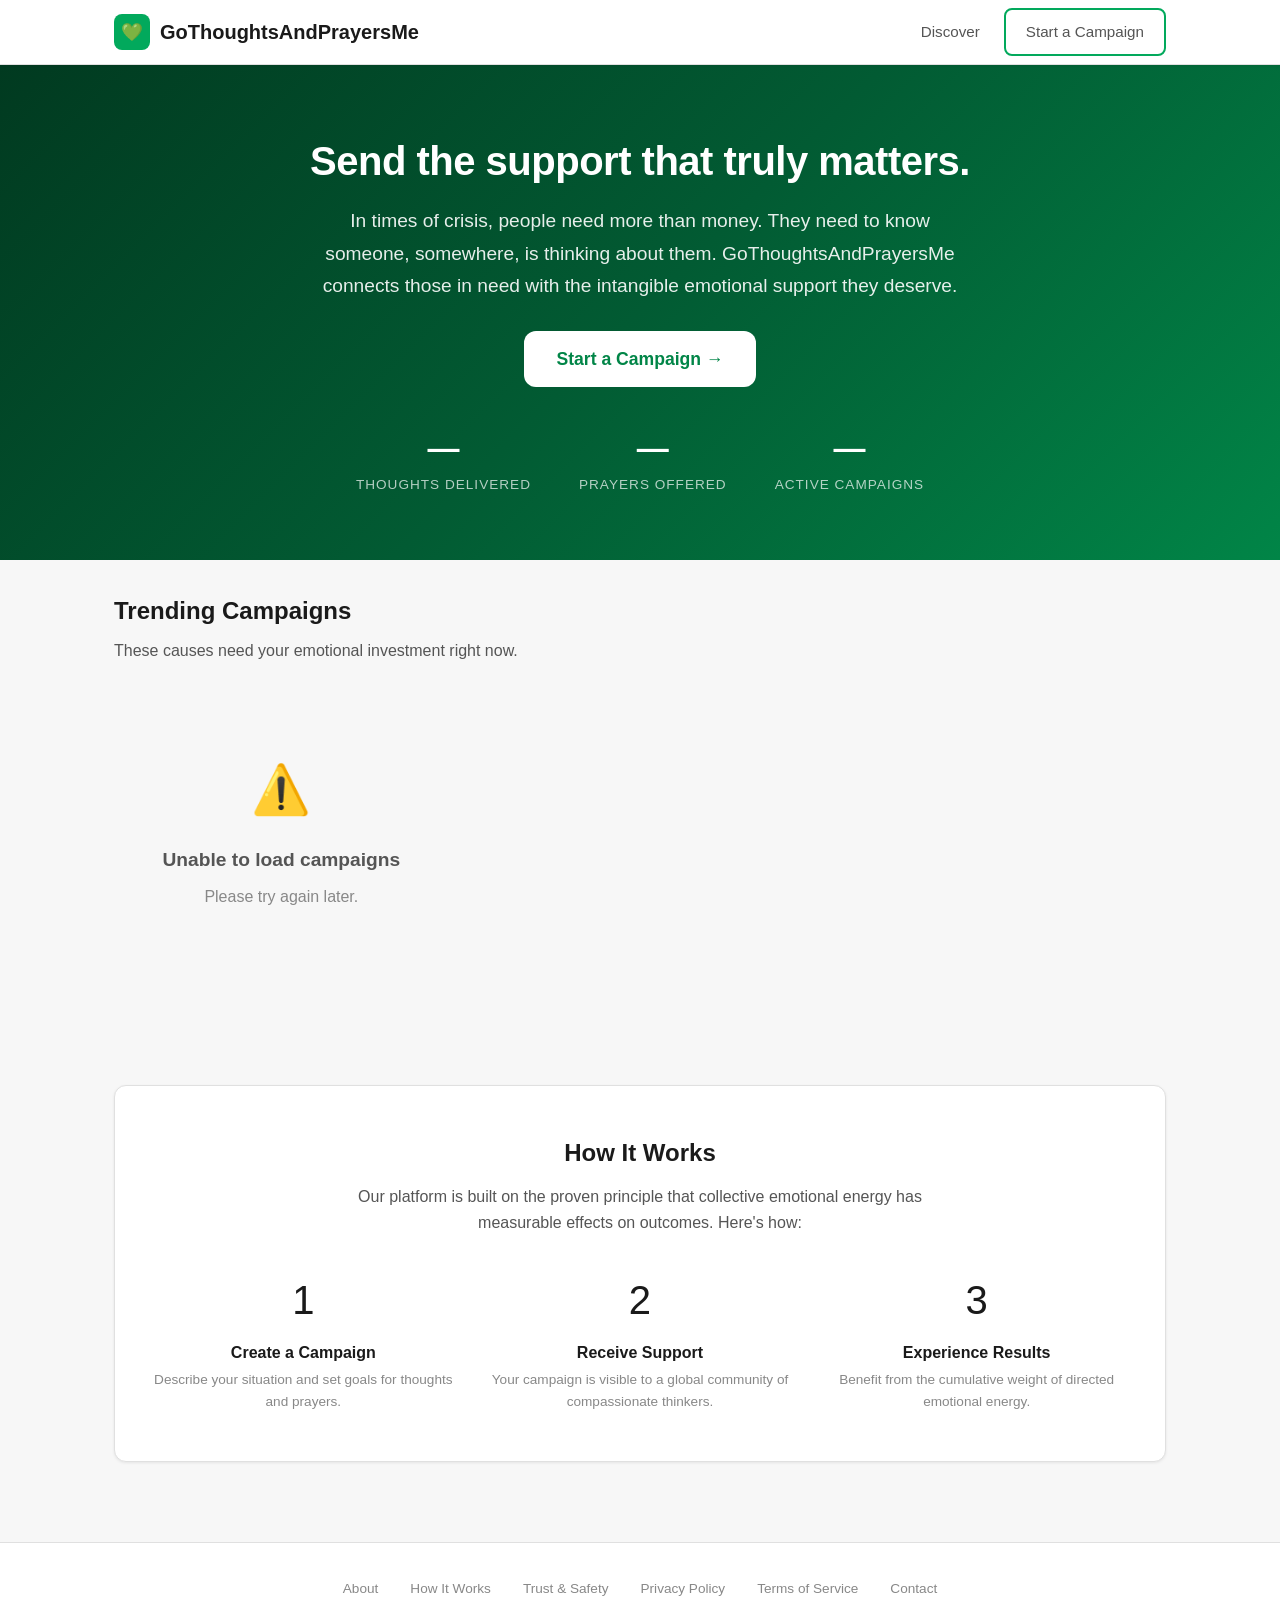
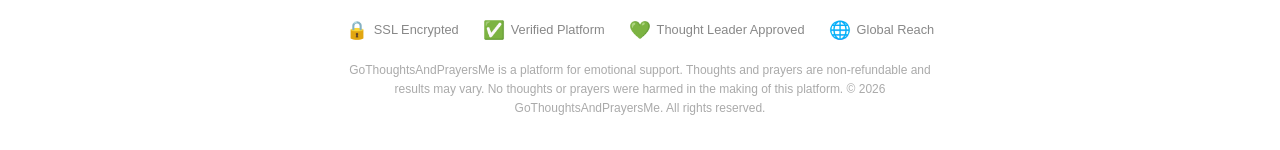
<file: index.html>
<!DOCTYPE html>
<html lang="en">
<head>
    <meta charset="UTF-8">
    <meta name="viewport" content="width=device-width, initial-scale=1.0">
    <title>GoThoughtsAndPrayersMe — Send the Support That Truly Matters</title>
    <meta name="description" content="The leading platform for collecting thoughts and prayers. When words are all you have, make them count.">
    <link rel="stylesheet" href="css/style.css">
    <link rel="icon" href="data:image/svg+xml,<svg xmlns='http://www.w3.org/2000/svg' viewBox='0 0 100 100'><text y='.9em' font-size='90'>💚</text></svg>">
</head>
<body>
    <header class="site-header">
        <div class="header-inner">
            <a href="./" class="logo">
                <span class="logo-icon">💚</span>
                <span class="logo-text">GoThoughtsAndPrayersMe</span>
            </a>
            <nav>
                <ul class="nav-links">
                    <li><a href="./">Discover</a></li>
                    <li><a href="create.html" class="btn btn-outline">Start a Campaign</a></li>
                </ul>
            </nav>
        </div>
    </header>

    <section class="hero">
        <h1>Send the support that truly matters.</h1>
        <p>
            In times of crisis, people need more than money. They need to know someone,
            somewhere, is thinking about them. GoThoughtsAndPrayersMe connects those in
            need with the intangible emotional support they deserve.
        </p>
        <a href="create.html" class="btn btn-lg">Start a Campaign →</a>
        <div class="hero-stats">
            <div class="hero-stat">
                <div class="hero-stat-number" id="total-thoughts">—</div>
                <div class="hero-stat-label">Thoughts Delivered</div>
            </div>
            <div class="hero-stat">
                <div class="hero-stat-number" id="total-prayers">—</div>
                <div class="hero-stat-label">Prayers Offered</div>
            </div>
            <div class="hero-stat">
                <div class="hero-stat-number" id="total-campaigns">—</div>
                <div class="hero-stat-label">Active Campaigns</div>
            </div>
        </div>
    </section>

    <main class="container">
        <h2 class="section-title">Trending Campaigns</h2>
        <p class="section-subtitle">These causes need your emotional investment right now.</p>
        <div id="campaigns-grid" class="campaign-grid">
            <div class="loading">
                <div class="spinner"></div>
                <p>Loading campaigns...</p>
            </div>
        </div>
    </main>

    <section class="container" style="margin-top: 48px; text-align: center;">
        <div style="background: var(--white); border-radius: var(--radius-lg); padding: 48px 32px; box-shadow: var(--shadow-sm); border: 1px solid var(--border);">
            <h2 style="font-size: 1.5rem; margin-bottom: 12px;">How It Works</h2>
            <p style="color: var(--text-secondary); max-width: 600px; margin: 0 auto 32px;">
                Our platform is built on the proven principle that collective emotional energy
                has measurable effects on outcomes. Here's how:
            </p>
            <div style="display: grid; grid-template-columns: repeat(auto-fit, minmax(200px, 1fr)); gap: 24px; text-align: center;">
                <div>
                    <div style="font-size: 2.5rem; margin-bottom: 8px;">1</div>
                    <h3 style="font-size:1rem;margin-bottom:4px;">Create a Campaign</h3>
                    <p style="font-size:.85rem;color:var(--text-muted)">Describe your situation and set goals for thoughts and prayers.</p>
                </div>
                <div>
                    <div style="font-size: 2.5rem; margin-bottom: 8px;">2</div>
                    <h3 style="font-size:1rem;margin-bottom:4px;">Receive Support</h3>
                    <p style="font-size:.85rem;color:var(--text-muted)">Your campaign is visible to a global community of compassionate thinkers.</p>
                </div>
                <div>
                    <div style="font-size: 2.5rem; margin-bottom: 8px;">3</div>
                    <h3 style="font-size:1rem;margin-bottom:4px;">Experience Results</h3>
                    <p style="font-size:.85rem;color:var(--text-muted)">Benefit from the cumulative weight of directed emotional energy.</p>
                </div>
            </div>
        </div>
    </section>

    <footer class="site-footer">
        <div class="footer-inner">
            <ul class="footer-links">
                <li><a href="#">About</a></li>
                <li><a href="#">How It Works</a></li>
                <li><a href="#">Trust &amp; Safety</a></li>
                <li><a href="#">Privacy Policy</a></li>
                <li><a href="#">Terms of Service</a></li>
                <li><a href="#">Contact</a></li>
            </ul>
            <div class="footer-trust">
                <span class="trust-badge"><span class="badge-icon">🔒</span> SSL Encrypted</span>
                <span class="trust-badge"><span class="badge-icon">✅</span> Verified Platform</span>
                <span class="trust-badge"><span class="badge-icon">💚</span> Thought Leader Approved</span>
                <span class="trust-badge"><span class="badge-icon">🌐</span> Global Reach</span>
            </div>
            <p class="footer-disclaimer">
                GoThoughtsAndPrayersMe is a platform for emotional support. Thoughts and prayers
                are non-refundable and results may vary. No thoughts or prayers were harmed in the
                making of this platform. © 2026 GoThoughtsAndPrayersMe. All rights reserved.
            </p>
        </div>
    </footer>

    <script src="js/app.js"></script>
    <script>
    (async () => {
        try {
            const campaigns = await apiGet("/campaigns");

            // Update hero stats
            let totalThoughts = 0, totalPrayers = 0;
            campaigns.forEach(c => {
                totalThoughts += c.current_thoughts;
                totalPrayers += c.current_prayers;
            });
            document.getElementById("total-thoughts").textContent = fmt(totalThoughts);
            document.getElementById("total-prayers").textContent = fmt(totalPrayers);
            document.getElementById("total-campaigns").textContent = campaigns.length;

            // Render cards
            const grid = document.getElementById("campaigns-grid");
            if (campaigns.length === 0) {
                grid.innerHTML = `<div class="empty-state">
                    <div class="empty-icon">💚</div>
                    <h3>No campaigns yet</h3>
                    <p>Be the first to start one.</p>
                </div>`;
            } else {
                grid.innerHTML = campaigns.map(renderCampaignCard).join("");
            }
        } catch (err) {
            document.getElementById("campaigns-grid").innerHTML = `
                <div class="empty-state">
                    <div class="empty-icon">⚠️</div>
                    <h3>Unable to load campaigns</h3>
                    <p>Please try again later.</p>
                </div>`;
        }
    })();
    </script>
</body>
</html>
</file>
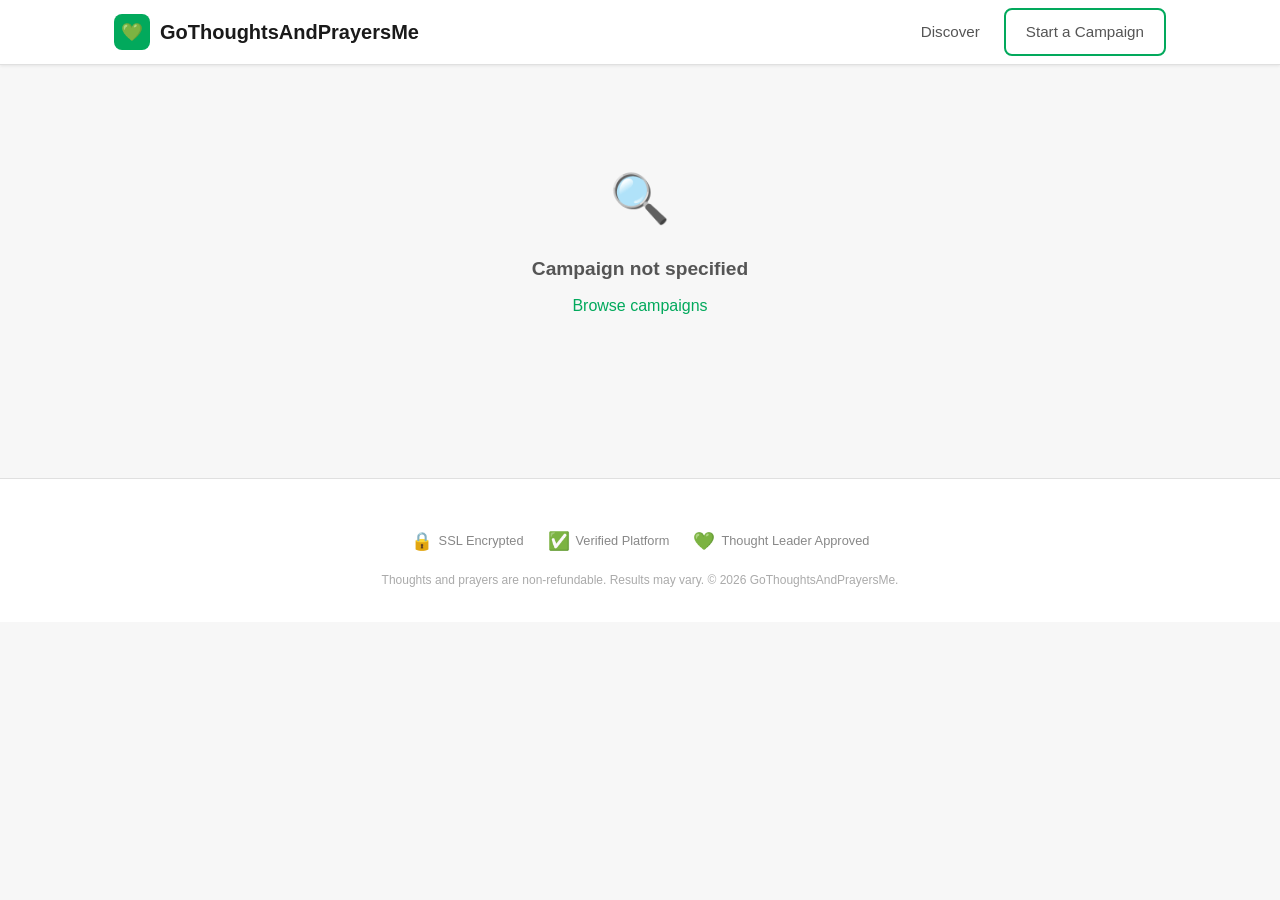
<file: campaign.html>
<!DOCTYPE html>
<html lang="en">
<head>
    <meta charset="UTF-8">
    <meta name="viewport" content="width=device-width, initial-scale=1.0">
    <title>Campaign — GoThoughtsAndPrayersMe</title>
    <meta name="description" content="View and support this campaign with your thoughts and prayers.">
    <link rel="stylesheet" href="css/style.css">
    <link rel="icon" href="data:image/svg+xml,<svg xmlns='http://www.w3.org/2000/svg' viewBox='0 0 100 100'><text y='.9em' font-size='90'>💚</text></svg>">
</head>
<body>
    <header class="site-header">
        <div class="header-inner">
            <a href="./" class="logo">
                <span class="logo-icon">💚</span>
                <span class="logo-text">GoThoughtsAndPrayersMe</span>
            </a>
            <nav>
                <ul class="nav-links">
                    <li><a href="./">Discover</a></li>
                    <li><a href="create.html" class="btn btn-outline">Start a Campaign</a></li>
                </ul>
            </nav>
        </div>
    </header>

    <main class="container campaign-detail" style="padding-top: 32px; padding-bottom: 48px;">
        <div id="campaign-detail">
            <div class="loading">
                <div class="spinner"></div>
                <p>Loading campaign...</p>
            </div>
        </div>

        <div id="support-form-container"></div>
        <div id="support-list"></div>
    </main>

    <footer class="site-footer">
        <div class="footer-inner">
            <div class="footer-trust">
                <span class="trust-badge"><span class="badge-icon">🔒</span> SSL Encrypted</span>
                <span class="trust-badge"><span class="badge-icon">✅</span> Verified Platform</span>
                <span class="trust-badge"><span class="badge-icon">💚</span> Thought Leader Approved</span>
            </div>
            <p class="footer-disclaimer">
                Thoughts and prayers are non-refundable. Results may vary.
                © 2026 GoThoughtsAndPrayersMe.
            </p>
        </div>
    </footer>

    <script src="js/app.js"></script>
    <script>
    (async () => {
        const slug = getParam("slug") || getParam("id");
        if (!slug) {
            document.getElementById("campaign-detail").innerHTML = `
                <div class="empty-state">
                    <div class="empty-icon">🔍</div>
                    <h3>Campaign not specified</h3>
                    <p><a href="./">Browse campaigns</a></p>
                </div>`;
            return;
        }

        try {
            const campaign = await apiGet(`/campaigns/${slug}`);
            document.title = `${campaign.title} — GoThoughtsAndPrayersMe`;
            renderCampaignDetail(campaign);
        } catch (err) {
            document.getElementById("campaign-detail").innerHTML = `
                <div class="empty-state">
                    <div class="empty-icon">😔</div>
                    <h3>Campaign not found</h3>
                    <p>This campaign may have been removed or the link is incorrect.</p>
                    <p><a href="./">← Back to all campaigns</a></p>
                </div>`;
        }
    })();
    </script>
</body>
</html>
</file>
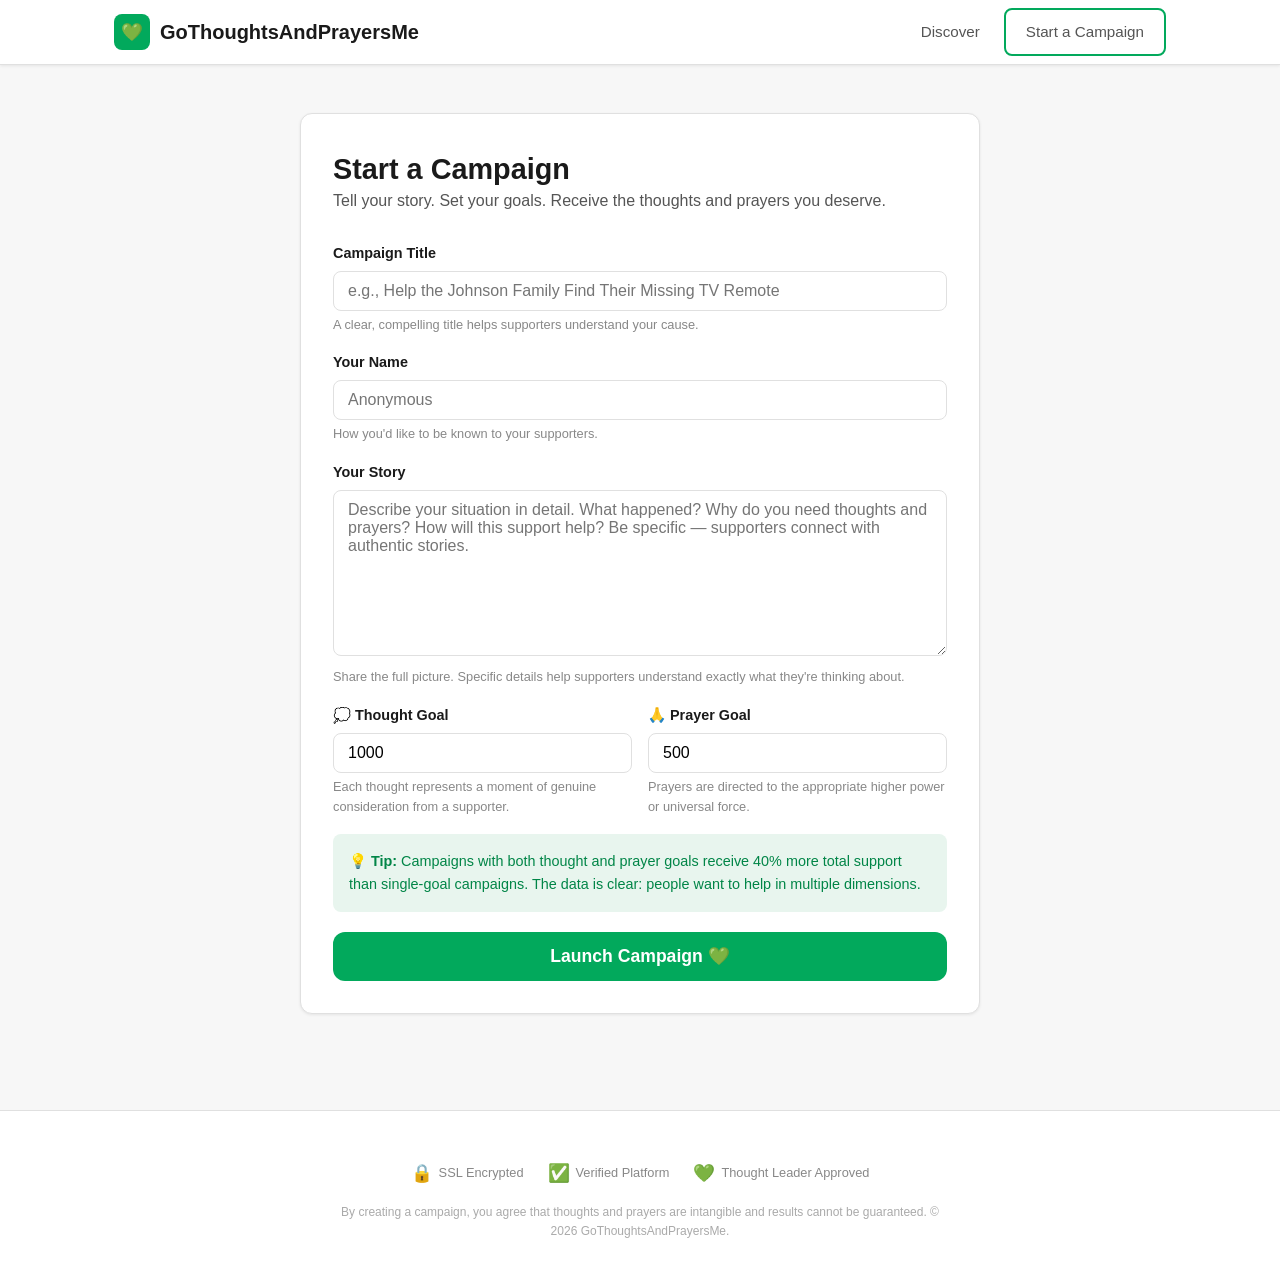
<file: create.html>
<!DOCTYPE html>
<html lang="en">
<head>
    <meta charset="UTF-8">
    <meta name="viewport" content="width=device-width, initial-scale=1.0">
    <title>Start a Campaign — GoThoughtsAndPrayersMe</title>
    <meta name="description" content="Create a campaign to collect thoughts and prayers for your cause.">
    <link rel="stylesheet" href="css/style.css">
    <link rel="icon" href="data:image/svg+xml,<svg xmlns='http://www.w3.org/2000/svg' viewBox='0 0 100 100'><text y='.9em' font-size='90'>💚</text></svg>">
</head>
<body>
    <header class="site-header">
        <div class="header-inner">
            <a href="./" class="logo">
                <span class="logo-icon">💚</span>
                <span class="logo-text">GoThoughtsAndPrayersMe</span>
            </a>
            <nav>
                <ul class="nav-links">
                    <li><a href="./">Discover</a></li>
                    <li><a href="create.html" class="btn btn-outline">Start a Campaign</a></li>
                </ul>
            </nav>
        </div>
    </header>

    <main class="container" style="padding-top: 48px; padding-bottom: 48px;">
        <div class="create-section">
            <h1>Start a Campaign</h1>
            <p class="section-subtitle">
                Tell your story. Set your goals. Receive the thoughts and prayers you deserve.
            </p>

            <form id="create-form" onsubmit="handleCreate(event)">
                <div class="hp-field">
                    <input type="text" name="website" tabindex="-1" autocomplete="off">
                </div>

                <div class="form-group">
                    <label for="title">Campaign Title</label>
                    <input type="text" id="title" name="title" maxlength="140" placeholder="e.g., Help the Johnson Family Find Their Missing TV Remote" required>
                    <div class="form-hint">A clear, compelling title helps supporters understand your cause.</div>
                </div>

                <div class="form-group">
                    <label for="organizer_name">Your Name</label>
                    <input type="text" id="organizer_name" name="organizer_name" maxlength="80" placeholder="Anonymous">
                    <div class="form-hint">How you'd like to be known to your supporters.</div>
                </div>

                <div class="form-group">
                    <label for="description">Your Story</label>
                    <textarea id="description" name="description" maxlength="5000" rows="8"
                        placeholder="Describe your situation in detail. What happened? Why do you need thoughts and prayers? How will this support help? Be specific — supporters connect with authentic stories." required></textarea>
                    <div class="form-hint">Share the full picture. Specific details help supporters understand exactly what they're thinking about.</div>
                </div>

                <div class="form-row">
                    <div class="form-group">
                        <label for="goal_thoughts">💭 Thought Goal</label>
                        <input type="number" id="goal_thoughts" name="goal_thoughts" min="0" max="99999999" value="1000" required>
                        <div class="form-hint">Each thought represents a moment of genuine consideration from a supporter.</div>
                    </div>
                    <div class="form-group">
                        <label for="goal_prayers">🙏 Prayer Goal</label>
                        <input type="number" id="goal_prayers" name="goal_prayers" min="0" max="99999999" value="500" required>
                        <div class="form-hint">Prayers are directed to the appropriate higher power or universal force.</div>
                    </div>
                </div>

                <div style="background: var(--green-light); border-radius: var(--radius); padding: 16px; margin-bottom: 20px; font-size: .9rem; color: var(--green-dark);">
                    <strong>💡 Tip:</strong> Campaigns with both thought and prayer goals receive
                    40% more total support than single-goal campaigns. The data is clear: people
                    want to help in multiple dimensions.
                </div>

                <button type="submit" class="btn btn-primary btn-lg" style="width:100%">
                    Launch Campaign 💚
                </button>
            </form>
        </div>
    </main>

    <footer class="site-footer">
        <div class="footer-inner">
            <div class="footer-trust">
                <span class="trust-badge"><span class="badge-icon">🔒</span> SSL Encrypted</span>
                <span class="trust-badge"><span class="badge-icon">✅</span> Verified Platform</span>
                <span class="trust-badge"><span class="badge-icon">💚</span> Thought Leader Approved</span>
            </div>
            <p class="footer-disclaimer">
                By creating a campaign, you agree that thoughts and prayers are intangible
                and results cannot be guaranteed. © 2026 GoThoughtsAndPrayersMe.
            </p>
        </div>
    </footer>

    <script src="js/app.js"></script>
</body>
</html>
</file>
<file: css/style.css>
/* ═══════════════════════════════════════════════════════════════════
   GoThoughtsAndPrayersMe — Design System
   A serious crowdfunding platform for thoughts and prayers.
   Modeled after real fundraising platforms. Played completely straight.
   ═══════════════════════════════════════════════════════════════════ */

/* ── Reset & Base ───────────────────────────────────────────────── */
*, *::before, *::after {
    box-sizing: border-box;
    margin: 0;
    padding: 0;
}

:root {
    --green:        #02A95C;
    --green-dark:   #018547;
    --green-light:  #E8F5EE;
    --red:          #E74C3C;
    --blue:         #3B5998;
    --text:         #1a1a1a;
    --text-secondary: #555;
    --text-muted:   #888;
    --border:       #e0e0e0;
    --bg:           #f7f7f7;
    --white:        #ffffff;
    --shadow-sm:    0 1px 3px rgba(0,0,0,.08);
    --shadow-md:    0 2px 8px rgba(0,0,0,.1);
    --shadow-lg:    0 4px 20px rgba(0,0,0,.12);
    --radius:       8px;
    --radius-lg:    12px;
    --font:         -apple-system, BlinkMacSystemFont, "Segoe UI", Roboto, Oxygen, Ubuntu, Cantarell, sans-serif;
    --max-width:    1100px;
}

html {
    font-size: 16px;
    -webkit-font-smoothing: antialiased;
    overflow-x: hidden;
}

body {
    font-family: var(--font);
    color: var(--text);
    background: var(--bg);
    line-height: 1.6;
    min-height: 100vh;
    overflow-x: hidden;
    max-width: 100vw;
}

a {
    color: var(--green);
    text-decoration: none;
}
a:hover {
    text-decoration: underline;
}

img {
    max-width: 100%;
}

/* ── Header / Nav ───────────────────────────────────────────────── */
.site-header {
    background: var(--white);
    border-bottom: 1px solid var(--border);
    position: sticky;
    top: 0;
    z-index: 100;
    box-shadow: var(--shadow-sm);
}

.header-inner {
    max-width: var(--max-width);
    margin: 0 auto;
    padding: 0 24px;
    height: 64px;
    display: flex;
    align-items: center;
    justify-content: space-between;
    overflow: hidden;
}

.logo {
    display: flex;
    align-items: center;
    gap: 10px;
    font-size: 1.25rem;
    font-weight: 700;
    color: var(--text);
    text-decoration: none;
    flex-shrink: 1;
    min-width: 0;
    overflow: hidden;
}
.logo .logo-text {
    overflow: hidden;
    text-overflow: ellipsis;
    white-space: nowrap;
}
.logo:hover {
    text-decoration: none;
    color: var(--green);
}
.logo-icon {
    width: 36px;
    height: 36px;
    background: var(--green);
    border-radius: 8px;
    display: flex;
    align-items: center;
    justify-content: center;
    color: white;
    font-size: 1.1rem;
}

.nav-links {
    display: flex;
    gap: 24px;
    align-items: center;
    list-style: none;
    flex-shrink: 0;
    flex-wrap: nowrap;
}
.nav-links a {
    color: var(--text-secondary);
    font-weight: 500;
    font-size: 0.95rem;
    transition: color .15s;
}
.nav-links a:hover {
    color: var(--green);
    text-decoration: none;
}

.btn {
    display: inline-flex;
    align-items: center;
    justify-content: center;
    gap: 6px;
    padding: 10px 20px;
    border-radius: var(--radius);
    font-size: 0.95rem;
    font-weight: 600;
    cursor: pointer;
    border: none;
    transition: all .15s;
    font-family: var(--font);
    text-decoration: none;
}

.btn-primary {
    background: var(--green);
    color: white;
}
.btn-primary:hover {
    background: var(--green-dark);
    text-decoration: none;
}

.btn-outline {
    background: transparent;
    color: var(--green);
    border: 2px solid var(--green);
}
.btn-outline:hover {
    background: var(--green-light);
    text-decoration: none;
}

.btn-lg {
    padding: 14px 32px;
    font-size: 1.1rem;
    border-radius: var(--radius-lg);
}

/* ── Hero ───────────────────────────────────────────────────────── */
.hero {
    background: linear-gradient(135deg, #013A20 0%, #025B33 50%, #018547 100%);
    color: white;
    padding: 64px 24px;
    text-align: center;
}

.hero h1 {
    font-size: 2.5rem;
    font-weight: 800;
    margin-bottom: 12px;
    letter-spacing: -0.5px;
}

.hero p {
    font-size: 1.2rem;
    opacity: .9;
    max-width: 640px;
    margin: 0 auto 28px;
    line-height: 1.7;
}

.hero .btn-lg {
    background: white;
    color: var(--green-dark);
    font-weight: 700;
}
.hero .btn-lg:hover {
    background: #f0f0f0;
}

.hero-stats {
    display: flex;
    justify-content: center;
    gap: 48px;
    margin-top: 36px;
    flex-wrap: wrap;
}

.hero-stat {
    text-align: center;
}
.hero-stat-number {
    font-size: 2rem;
    font-weight: 800;
}
.hero-stat-label {
    font-size: 0.85rem;
    opacity: .7;
    text-transform: uppercase;
    letter-spacing: 1px;
}

/* ── Main Content ───────────────────────────────────────────────── */
.container {
    max-width: var(--max-width);
    margin: 0 auto;
    padding: 32px 24px;
}

.section-title {
    font-size: 1.5rem;
    font-weight: 700;
    margin-bottom: 20px;
    color: var(--text);
}

.section-subtitle {
    font-size: 1rem;
    color: var(--text-secondary);
    margin-bottom: 24px;
    margin-top: -12px;
}

/* ── Campaign Cards ─────────────────────────────────────────────── */
.campaign-grid {
    display: grid;
    grid-template-columns: repeat(auto-fill, minmax(320px, 1fr));
    gap: 24px;
}

.campaign-card {
    background: var(--white);
    border-radius: var(--radius-lg);
    overflow: hidden;
    box-shadow: var(--shadow-sm);
    transition: box-shadow .2s, transform .2s;
    border: 1px solid var(--border);
}
.campaign-card:hover {
    box-shadow: var(--shadow-md);
    transform: translateY(-2px);
}

.card-image {
    height: 180px;
    background: linear-gradient(135deg, var(--green-light), #d4ede0);
    display: flex;
    align-items: center;
    justify-content: center;
    font-size: 3rem;
    color: var(--green);
    position: relative;
    overflow: hidden;
}
.card-image::after {
    content: "";
    position: absolute;
    inset: 0;
    background: linear-gradient(transparent 60%, rgba(0,0,0,.03));
}

.card-body {
    padding: 20px;
}

.card-title {
    font-size: 1.1rem;
    font-weight: 700;
    margin-bottom: 6px;
    line-height: 1.4;
}
.card-title a {
    color: var(--text);
}
.card-title a:hover {
    color: var(--green);
    text-decoration: none;
}

.card-organizer {
    font-size: 0.85rem;
    color: var(--text-muted);
    margin-bottom: 12px;
}

/* Progress bar */
.progress-section {
    margin-bottom: 12px;
}

.progress-stats {
    display: flex;
    justify-content: space-between;
    font-size: 0.85rem;
    margin-bottom: 6px;
}
.progress-current {
    font-weight: 700;
    color: var(--green);
}
.progress-goal {
    color: var(--text-muted);
}

.progress-bar {
    height: 8px;
    background: #e8e8e8;
    border-radius: 4px;
    overflow: hidden;
}
.progress-fill {
    height: 100%;
    background: var(--green);
    border-radius: 4px;
    min-width: 4px;
    transition: width .3s ease;
}

.card-desc {
    font-size: 0.9rem;
    color: var(--text-secondary);
    line-height: 1.5;
    display: -webkit-box;
    -webkit-line-clamp: 3;
    -webkit-box-orient: vertical;
    overflow: hidden;
}

/* ── Campaign Detail ────────────────────────────────────────────── */
.campaign-detail {
    max-width: 800px;
    margin: 0 auto;
}

.campaign-header {
    background: var(--white);
    border-radius: var(--radius-lg);
    padding: 32px;
    margin-bottom: 24px;
    box-shadow: var(--shadow-sm);
    border: 1px solid var(--border);
}

.campaign-header h1 {
    font-size: 1.8rem;
    font-weight: 800;
    margin-bottom: 8px;
    line-height: 1.3;
}

.campaign-meta {
    display: flex;
    gap: 16px;
    color: var(--text-muted);
    font-size: 0.9rem;
    margin-bottom: 20px;
    flex-wrap: wrap;
}

.campaign-meta span {
    display: flex;
    align-items: center;
    gap: 4px;
}

.campaign-description {
    font-size: 1rem;
    line-height: 1.8;
    color: var(--text);
    white-space: pre-line;
    margin-bottom: 24px;
}

.big-progress {
    margin-bottom: 20px;
}

.big-progress .progress-stats {
    font-size: 1rem;
    margin-bottom: 10px;
    display: grid;
    grid-template-columns: 1fr 1fr;
    gap: 12px;
}

.big-progress .progress-stat-item {
    text-align: center;
    padding: 12px;
    background: var(--bg);
    border-radius: var(--radius);
}
.big-progress .progress-stat-value {
    font-size: 1.8rem;
    font-weight: 800;
    color: var(--green);
}
.big-progress .progress-stat-label {
    font-size: 0.8rem;
    color: var(--text-muted);
    text-transform: uppercase;
    letter-spacing: .5px;
}

.big-progress .progress-bar {
    height: 12px;
    border-radius: 6px;
}

/* ── Support Form ──────────────────────────────────────────────── */
.support-form-section {
    background: var(--white);
    border-radius: var(--radius-lg);
    padding: 32px;
    margin-bottom: 24px;
    box-shadow: var(--shadow-sm);
    border: 1px solid var(--border);
}

.support-form-section h2 {
    font-size: 1.3rem;
    font-weight: 700;
    margin-bottom: 20px;
}

.form-group {
    margin-bottom: 16px;
}

.form-group label {
    display: block;
    font-weight: 600;
    font-size: 0.9rem;
    margin-bottom: 6px;
    color: var(--text);
}

.form-group input,
.form-group textarea,
.form-group select {
    width: 100%;
    padding: 10px 14px;
    border: 1px solid var(--border);
    border-radius: var(--radius);
    font-size: 1rem;
    font-family: var(--font);
    transition: border-color .15s;
    background: var(--white);
}

.form-group input:focus,
.form-group textarea:focus {
    outline: none;
    border-color: var(--green);
    box-shadow: 0 0 0 3px rgba(2,169,92,.15);
}

.form-group textarea {
    resize: vertical;
    min-height: 100px;
}

.form-row {
    display: grid;
    grid-template-columns: 1fr 1fr;
    gap: 16px;
}

.form-hint {
    font-size: 0.8rem;
    color: var(--text-muted);
    margin-top: 4px;
}

/* Honeypot — invisible to humans */
.hp-field {
    position: absolute;
    left: -9999px;
    opacity: 0;
    height: 0;
    width: 0;
    overflow: hidden;
}

/* ── Support List ─────────────────────────────────────────────── */
.support-list-section {
    background: var(--white);
    border-radius: var(--radius-lg);
    padding: 32px;
    box-shadow: var(--shadow-sm);
    border: 1px solid var(--border);
}

.support-list-section h2 {
    font-size: 1.3rem;
    font-weight: 700;
    margin-bottom: 20px;
}

.support-item {
    padding: 16px 0;
    border-bottom: 1px solid var(--border);
    display: flex;
    gap: 16px;
    align-items: flex-start;
}

.support-item:last-child {
    border-bottom: none;
}

.support-avatar {
    width: 44px;
    height: 44px;
    border-radius: 50%;
    background: var(--green-light);
    color: var(--green);
    display: flex;
    align-items: center;
    justify-content: center;
    font-weight: 700;
    font-size: 1rem;
    flex-shrink: 0;
}

.support-content {
    flex: 1;
    min-width: 0;
}

.support-header {
    display: flex;
    justify-content: space-between;
    align-items: baseline;
    margin-bottom: 4px;
    flex-wrap: wrap;
    gap: 8px;
}

.support-name {
    font-weight: 700;
    font-size: 0.95rem;
}

.support-amount {
    font-weight: 700;
    color: var(--green);
    font-size: 0.9rem;
    white-space: nowrap;
}

.support-time {
    font-size: 0.8rem;
    color: var(--text-muted);
}

.support-message {
    font-size: 0.9rem;
    color: var(--text-secondary);
    line-height: 1.5;
    margin-top: 6px;
}

/* ── Create Campaign Form ───────────────────────────────────────── */
.create-section {
    max-width: 680px;
    margin: 0 auto;
    background: var(--white);
    border-radius: var(--radius-lg);
    padding: 32px;
    box-shadow: var(--shadow-sm);
    border: 1px solid var(--border);
}

.create-section h1 {
    font-size: 1.8rem;
    font-weight: 800;
    margin-bottom: 8px;
}

.create-section .section-subtitle {
    margin-bottom: 28px;
}

/* ── Footer ─────────────────────────────────────────────────────── */
.site-footer {
    background: var(--white);
    border-top: 1px solid var(--border);
    padding: 32px 24px;
    margin-top: 48px;
    text-align: center;
}

.footer-inner {
    max-width: var(--max-width);
    margin: 0 auto;
}

.footer-links {
    display: flex;
    justify-content: center;
    gap: 32px;
    margin-bottom: 16px;
    flex-wrap: wrap;
    list-style: none;
}

.footer-links a {
    color: var(--text-muted);
    font-size: 0.85rem;
}

.footer-trust {
    display: flex;
    justify-content: center;
    gap: 24px;
    margin: 16px 0;
    flex-wrap: wrap;
}

.trust-badge {
    display: flex;
    align-items: center;
    gap: 6px;
    color: var(--text-muted);
    font-size: 0.8rem;
}

.trust-badge .badge-icon {
    font-size: 1.1rem;
}

.footer-disclaimer {
    font-size: 0.75rem;
    color: #aaa;
    margin-top: 16px;
    max-width: 600px;
    margin-left: auto;
    margin-right: auto;
}

/* ── Toasts / Messages ──────────────────────────────────────────── */
.toast {
    position: fixed;
    bottom: 24px;
    right: 24px;
    padding: 14px 24px;
    border-radius: var(--radius);
    color: white;
    font-weight: 600;
    z-index: 1000;
    animation: slideUp .3s ease;
    box-shadow: var(--shadow-lg);
    max-width: 400px;
}

.toast-success { background: var(--green); }
.toast-error   { background: var(--red); }

@keyframes slideUp {
    from { transform: translateY(20px); opacity: 0; }
    to   { transform: translateY(0); opacity: 1; }
}

/* ── Loading ────────────────────────────────────────────────────── */
.loading {
    text-align: center;
    padding: 48px;
    color: var(--text-muted);
}

.spinner {
    display: inline-block;
    width: 32px;
    height: 32px;
    border: 3px solid var(--border);
    border-top-color: var(--green);
    border-radius: 50%;
    animation: spin .6s linear infinite;
    margin-bottom: 12px;
}

@keyframes spin {
    to { transform: rotate(360deg); }
}

/* ── Empty State ────────────────────────────────────────────────── */
.empty-state {
    text-align: center;
    padding: 64px 24px;
    color: var(--text-muted);
}
.empty-state .empty-icon {
    font-size: 3rem;
    margin-bottom: 16px;
}
.empty-state h3 {
    font-size: 1.2rem;
    margin-bottom: 8px;
    color: var(--text-secondary);
}

/* ── Responsive ─────────────────────────────────────────────────── */
@media (max-width: 768px) {
    .hero h1 { font-size: 1.8rem; }
    .hero p  { font-size: 1rem; }
    .hero-stats { gap: 24px; }
    .campaign-grid { grid-template-columns: 1fr; }
    .form-row { grid-template-columns: 1fr; }
    .campaign-header { padding: 20px; }
    .support-form-section { padding: 20px; }
    .support-list-section { padding: 20px; }
    .header-inner { padding: 0 16px; }
    .nav-links { gap: 12px; }
    .campaign-header h1 { font-size: 1.4rem; }
    .logo { font-size: 1.1rem; }
    .logo .logo-text { max-width: 180px; }
}

@media (max-width: 480px) {
    .hero { padding: 40px 16px; }
    .hero h1 { font-size: 1.5rem; }
    .hero .btn-lg { padding: 12px 24px; font-size: 1rem; }
    .big-progress .progress-stats { grid-template-columns: 1fr 1fr; }
    .header-inner { padding: 0 12px; gap: 8px; height: 56px; }
    .logo { font-size: 1rem; gap: 6px; }
    .logo .logo-icon { width: 30px; height: 30px; font-size: 0.9rem; }
    .logo .logo-text { max-width: 110px; }
    .nav-links { gap: 8px; }
    .nav-links a { font-size: 0.85rem; }
    .btn { padding: 8px 14px; font-size: 0.85rem; }
    .section-title { font-size: 1.25rem; }
    .container { padding: 24px 16px; }
    .site-header { position: sticky; top: 0; }
}

@media (max-width: 380px) {
    .logo .logo-text { display: none; }
    .nav-links li:first-child { display: none; }
    .btn { padding: 8px 12px; font-size: 0.8rem; }
}
</file>
